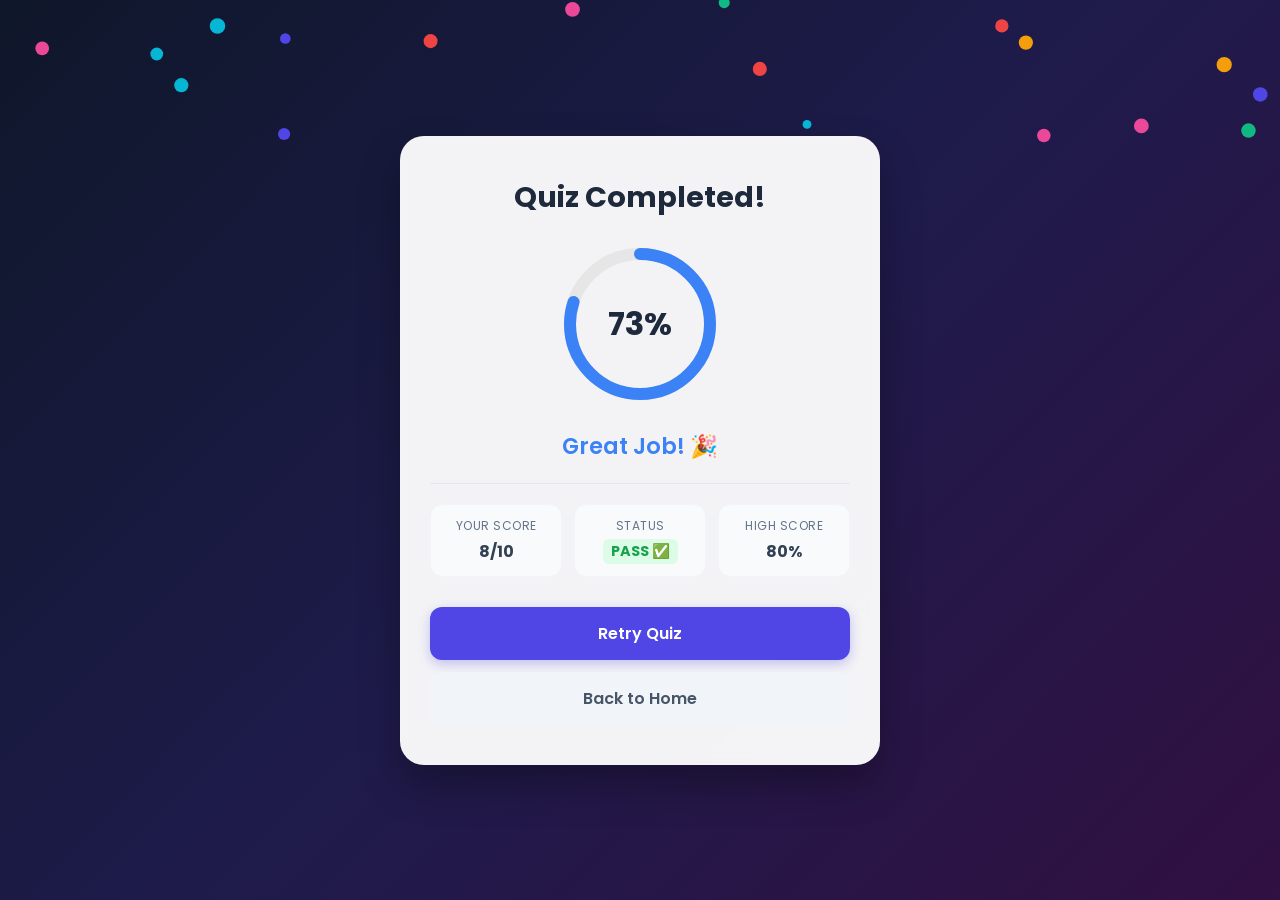
<file: index.html>
<!DOCTYPE html>
<html lang="en">
<head>
    <meta charset="UTF-8">
    <meta name="viewport" content="width=device-width, initial-scale=1.0">
    <title>Quiz Result</title>
    <!-- Google Fonts for modern typography -->
    <link rel="preconnect" href="https://fonts.googleapis.com">
    <link rel="preconnect" href="https://fonts.gstatic.com" crossorigin>
    <link href="https://fonts.googleapis.com/css2?family=Poppins:wght@400;600;700&display=swap" rel="stylesheet">
    <!-- External CSS Link -->
    <link rel="stylesheet" href="style.css">
</head>
<body>
    <!-- Canvas for Confetti Effect on Passing -->
    <canvas id="confetti-canvas"></canvas>

    <div class="result-container">
        <!-- Main Result Card -->
        <div class="result-card">
            <h1 class="title">Quiz Completed!</h1>
            
            <!-- Animated Circular Progress Bar -->
            <div class="progress-container">
                <svg class="progress-ring" width="160" height="160">
                    <circle class="progress-ring__background" stroke="#e6e6e6" stroke-width="12" fill="transparent" r="70" cx="80" cy="80"/>
                    <circle class="progress-ring__circle" stroke="#4f46e5" stroke-width="12" fill="transparent" r="70" cx="80" cy="80"/>
                </svg>
                <div class="percentage-display" id="percentage-text">0%</div>
            </div>

            <!-- Dynamic Performance Message -->
            <h2 id="performance-message" class="message">Calculating...</h2>
            
            <hr class="divider">

            <!-- Detailed Stats Grid -->
            <div class="stats-grid">
                <div class="stat-item">
                    <span class="stat-label">Your Score</span>
                    <span class="stat-value" id="score-text">0/0</span>
                </div>
                <div class="stat-item">
                    <span class="stat-label">Status</span>
                    <span class="stat-value status-badge" id="status-badge">-</span>
                </div>
                <div class="stat-item">
                    <span class="stat-label">High Score</span>
                    <span class="stat-value" id="high-score-text">0%</span>
                </div>
            </div>

            <!-- Action Buttons -->
            <div class="btn-group">
                <button class="btn btn-primary" id="retry-btn">Retry Quiz</button>
                <button class="btn btn-secondary" id="home-btn">Back to Home</button>
            </div>
        </div>
    </div>

    <!-- External JavaScript Link -->
    <script src="script.js"></script>
</body>
</html>
</file>
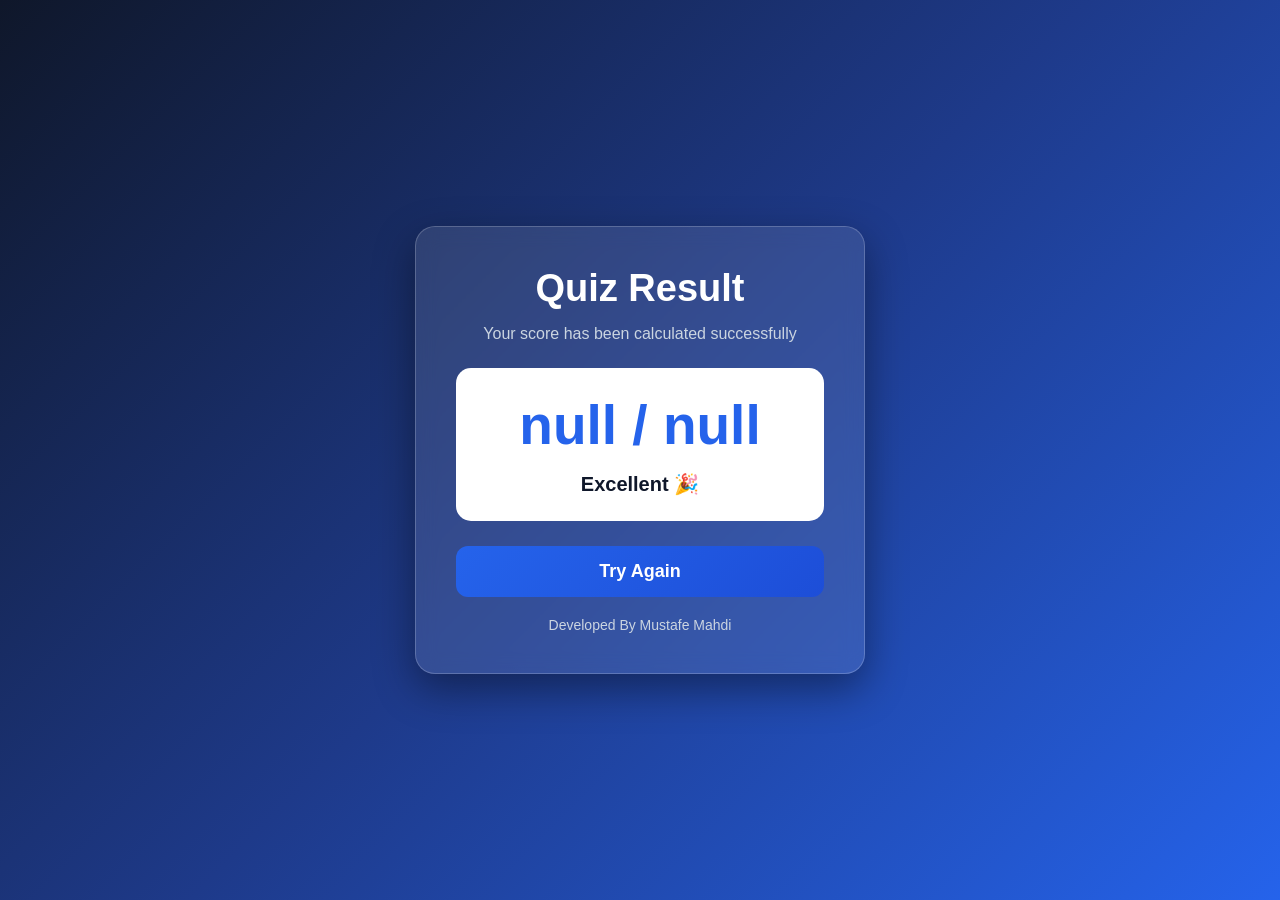
<file: result.html>
<!DOCTYPE html>
<html lang="en">
<head>
<meta charset="UTF-8">
<meta name="viewport" content="width=device-width, initial-scale=1.0">

<title>Quiz Result</title>

<style>

*{
    margin:0;
    padding:0;
    box-sizing:border-box;
    font-family:Arial, sans-serif;
}

body{
    height:100vh;
    display:flex;
    justify-content:center;
    align-items:center;
    background:linear-gradient(135deg,#0f172a,#1e3a8a,#2563eb);
    padding:20px;
}

.result-container{
    width:100%;
    max-width:450px;
    background:rgba(255,255,255,0.1);
    backdrop-filter:blur(10px);
    border:1px solid rgba(255,255,255,0.2);
    padding:40px;
    border-radius:20px;
    text-align:center;
    color:white;
    box-shadow:0 15px 40px rgba(0,0,0,0.4);
}

.result-container h1{
    font-size:38px;
    margin-bottom:15px;
}

.result-container p{
    color:#cbd5e1;
    margin-bottom:25px;
    font-size:16px;
}

.score-box{
    background:white;
    color:#0f172a;
    padding:25px;
    border-radius:15px;
    margin-bottom:25px;
}

.score{
    font-size:55px;
    font-weight:bold;
    color:#2563eb;
}

.message{
    margin-top:15px;
    font-size:20px;
    font-weight:bold;
}

button{
    width:100%;
    padding:15px;
    border:none;
    border-radius:12px;
    background:linear-gradient(135deg,#2563eb,#1d4ed8);
    color:white;
    font-size:18px;
    font-weight:bold;
    cursor:pointer;
    transition:0.3s;
}

button:hover{
    transform:translateY(-2px);
    background:linear-gradient(135deg,#1d4ed8,#1e40af);
}

.footer{
    margin-top:20px;
    color:#cbd5e1;
    font-size:14px;
}

</style>
</head>

<body>

<div class="result-container">

    <h1>Quiz Result</h1>

    <p>Your score has been calculated successfully</p>

    <div class="score-box">

        <div class="score" id="score">
            0 / 0
        </div>

        <div class="message" id="message">
            Good Job
        </div>

    </div>

    <button onclick="tryAgain()">
        Try Again
    </button>

    <div class="footer">
        Developed By Mustafe Mahdi
    </div>

</div>

<script>

// Get Data From LocalStorage
let score = localStorage.getItem("quizScore");
let total = localStorage.getItem("totalQuestions");

// Show Score
document.getElementById("score").innerHTML =
score + " / " + total;

// Result Message
let message = "";

if(score == total){
    message = "Excellent 🎉";
}
else if(score >= 2){
    message = "Good Job 👍";
}
else{
    message = "Keep Practicing 💡";
}

// Show Message
document.getElementById("message").innerHTML = message;

// Try Again Button
function tryAgain(){
    window.location.href = "index.html";
}

</script>

</body>
</html>
</file>
<file: style.css>
/* ==========================================================================
   1. Core Styles & Reset
   ========================================================================== */
* {
    margin: 0;
    padding: 0;
    box-sizing: border-box;
    font-family: 'Poppins', sans-serif;
}

body {
    min-height: 100vh;
    display: flex;
    justify-content: center;
    align-items: center;
    /* Modern dynamic gradient background */
    background: linear-gradient(135deg, #0f172a 0%, #1e1b4b 50%, #311042 100%);
    padding: 20px;
    overflow-x: hidden;
    position: relative;
}

/* Confetti overlay positioning */
#confetti-canvas {
    position: fixed;
    top: 0;
    left: 0;
    width: 100%;
    height: 100%;
    pointer-events: none;
    z-index: 999;
}

/* ==========================================================================
   2. Result Card Layout
   ========================================================================== */
.result-container {
    width: 100%;
    max-width: 480px;
    animation: fadeInScale 0.6s cubic-bezier(0.34, 1.56, 0.64, 1) forwards;
}

.result-card {
    background: rgba(255, 255, 255, 0.95);
    border-radius: 24px;
    padding: 40px 30px;
    text-align: center;
    box-shadow: 0 20px 40px rgba(0, 0, 0, 0.3), 
                0 0 0 1px rgba(255, 255, 255, 0.1) inset;
    backdrop-filter: blur(10px);
}

.title {
    color: #1e293b;
    font-size: 1.8rem;
    font-weight: 700;
    margin-bottom: 25px;
}

/* ==========================================================================
   3. Animated Circular Progress Bar
   ========================================================================== */
.progress-container {
    position: relative;
    width: 160px;
    height: 160px;
    margin: 0 auto 25px auto;
}

.progress-ring {
    transform: rotate(-90deg); /* Start animation from the top */
}

.progress-ring__circle {
    transition: stroke-dashoffset 1.2s ease-in-out;
    stroke-linecap: round;
}

.percentage-display {
    position: absolute;
    top: 50%;
    left: 50%;
    transform: translate(-50%, -50%);
    font-size: 2rem;
    font-weight: 700;
    color: #1e293b;
}

/* ==========================================================================
   4. Typography & Info Metrics
   ========================================================================== */
.message {
    font-size: 1.4rem;
    font-weight: 600;
    color: #4f46e5;
    margin-bottom: 20px;
}

.divider {
    border: none;
    height: 1px;
    background: #e2e8f0;
    margin: 20px 0;
}

.stats-grid {
    display: grid;
    grid-template-columns: repeat(3, 1fr);
    gap: 12px;
    margin-bottom: 30px;
}

.stat-item {
    background: #f8fafc;
    padding: 12px 8px;
    border-radius: 12px;
    border: 1px solid #f1f5f9;
    display: flex;
    flex-direction: column;
    align-items: center;
}

.stat-label {
    font-size: 0.75rem;
    color: #64748b;
    text-transform: uppercase;
    letter-spacing: 0.5px;
    margin-bottom: 4px;
}

.stat-value {
    font-size: 1rem;
    font-weight: 700;
    color: #334155;
}

/* Dynamic Status Badges */
.status-badge {
    padding: 2px 8px;
    border-radius: 6px;
    font-size: 0.9rem;
}
.status-badge.pass {
    color: #16a34a;
    background: #dcfce7;
}
.status-badge.fail {
    color: #dc2626;
    background: #fee2e2;
}

/* ==========================================================================
   5. Interactive Buttons
   ========================================================================== */
.btn-group {
    display: flex;
    flex-direction: column;
    gap: 12px;
}

.btn {
    width: 100%;
    padding: 14px;
    border: none;
    border-radius: 12px;
    font-size: 1rem;
    font-weight: 600;
    cursor: pointer;
    transition: transform 0.2s ease, box-shadow 0.2s ease, background-color 0.2s ease;
}

.btn-primary {
    background: #4f46e5;
    color: #ffffff;
    box-shadow: 0 4px 12px rgba(79, 70, 229, 0.3);
}

.btn-primary:hover {
    background: #4338ca;
    transform: translateY(-2px);
    box-shadow: 0 6px 20px rgba(79, 70, 229, 0.4);
}

.btn-secondary {
    background: #f1f5f9;
    color: #475569;
}

.btn-secondary:hover {
    background: #e2e8f0;
    color: #1e293b;
    transform: translateY(-2px);
}

.btn:active {
    transform: translateY(0);
}

/* ==========================================================================
   6. Keyframe Animations & Media Queries
   ========================================================================== */
@keyframes fadeInScale {
    0% {
        opacity: 0;
        transform: scale(0.9);
    }
    100% {
        opacity: 1;
        transform: scale(1);
    }
}

/* Tablet and Small Screens Adjustments */
@media (max-width: 480px) {
    .result-card {
        padding: 30px 20px;
    }
    .stats-grid {
        grid-template-columns: 1fr; /* Stack items on small screens */
        gap: 10px;
    }
    .stat-item {
        flex-direction: row;
        justify-content: space-between;
        padding: 12px 16px;
    }
    .title {
        font-size: 1.6rem;
    }
}
</file>
